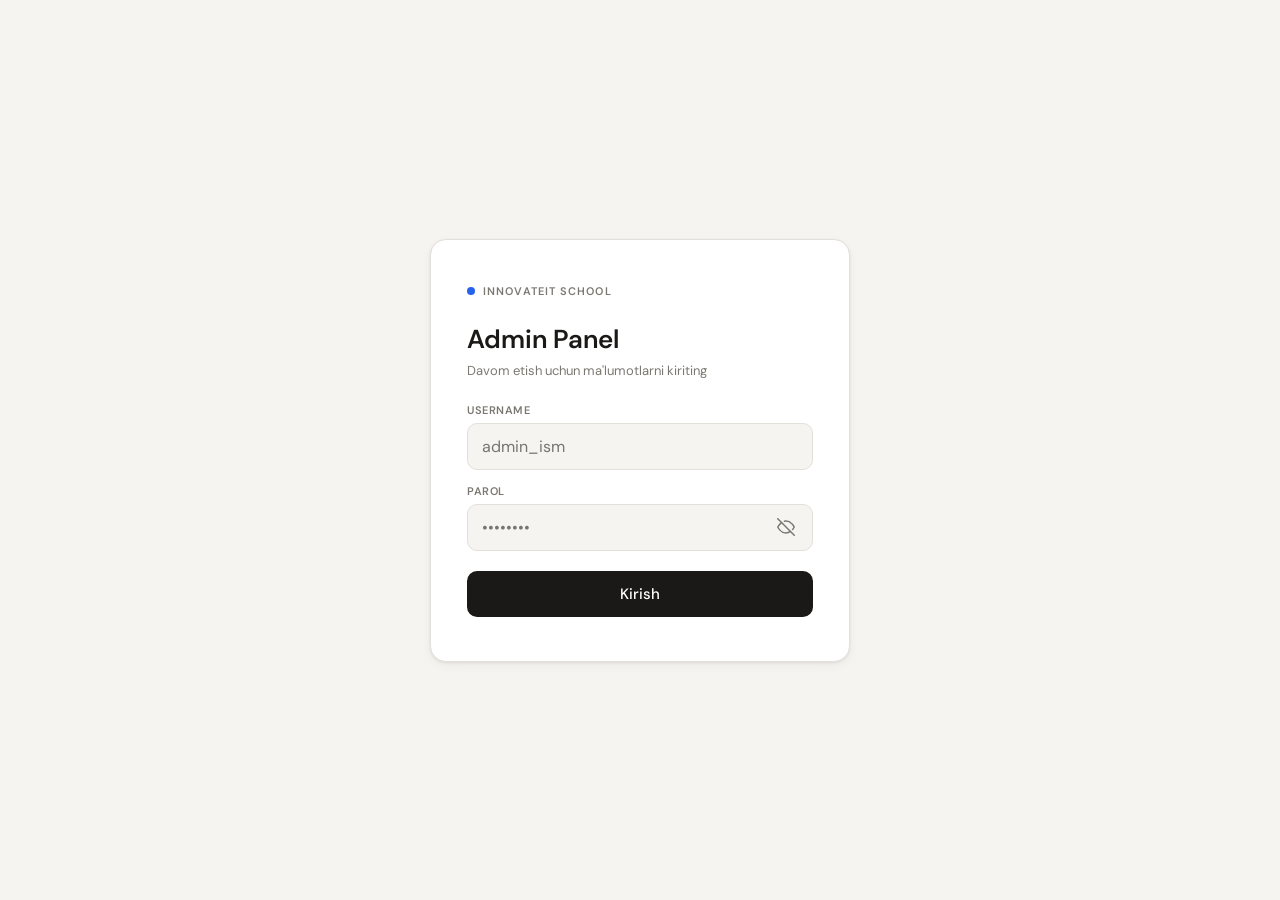
<file: Index.html>
<!DOCTYPE html>
<html lang="uz">
<head>
  <meta charset="UTF-8">
  <meta name="viewport" content="width=device-width, initial-scale=1.0, maximum-scale=1.0">
  <title>InnovateIT School — Admin Panel</title>
  <link href="https://fonts.googleapis.com/css2?family=DM+Sans:wght@300;400;500;600&family=DM+Mono:wght@400;500&display=swap" rel="stylesheet">
  <link rel="stylesheet" href="css/style.css">
</head>
<body>

<!-- ════════════════ LOGIN ════════════════ -->
<div id="login-screen">
  <div class="login-card">
    <div class="login-logo">InnovateIT School</div>
    <h1 class="login-title">Admin Panel</h1>
    <p class="login-sub">Davom etish uchun ma'lumotlarni kiriting</p>

    <div class="field-group">
      <label class="field-label">Username</label>
      <input class="field-input" type="text" id="inp-username"
        placeholder="admin_ism" autocomplete="username">
    </div>

    <div class="field-group">
      <label class="field-label">Parol</label>
      <div class="pw-wrap">
        <input class="field-input" type="password" id="inp-parol"
          placeholder="••••••••" autocomplete="current-password">
        <button class="eye-btn" onclick="togglePw('inp-parol')" tabindex="-1" type="button">
          <svg id="eye-inp-parol" viewBox="0 0 24 24" fill="none" stroke="currentColor" stroke-width="2" stroke-linecap="round" stroke-linejoin="round">
            <path d="M17.94 17.94A10.07 10.07 0 0 1 12 20c-7 0-11-8-11-8a18.45 18.45 0 0 1 5.06-5.94"/>
            <path d="M9.9 4.24A9.12 9.12 0 0 1 12 4c7 0 11 8 11 8a18.5 18.5 0 0 1-2.16 3.19"/>
            <line x1="1" y1="1" x2="23" y2="23"/>
          </svg>
        </button>
      </div>
    </div>

    <button class="btn-primary" id="login-btn" onclick="doLogin()">Kirish</button>
    <p class="err-msg" id="login-err"></p>
  </div>
</div>

<!-- ════════════════ APP ════════════════ -->
<div id="app">

  <!-- Topbar -->
  <div class="topbar">
    <div class="topbar-brand">InnovateIT School</div>
    <div class="topbar-right">

      <!-- Super admin uchun: maktab (admin) tanlash -->
      <div class="admin-selector-wrap" id="admin-selector-wrap" style="display:none;">
        <select class="admin-selector" id="admin-selector" onchange="onAdminSelect()">
          <option value="">👁 Barcha o'quvchilar</option>
        </select>
      </div>

      <span class="admin-badge" id="admin-badge"></span>
      <span class="stat-badge"  id="total-count">0</span>
      <button class="btn-davomat" id="btn-davomat" onclick="openDavomat()">📋 Davomat</button>
      <button class="btn-logout"  onclick="doLogout()">Chiqish</button>
    </div>
  </div>

  <!-- Tablar (faqat super admin) -->
  <div class="tabs" id="tabs-row" style="display:none;">
    <button class="tab-btn active" onclick="switchTab('s')">📋 O'quvchilar</button>
    <button class="tab-btn"        onclick="switchTab('a')">👥 Adminlar</button>
  </div>

  <div class="main">

    <!-- ─── O'QUVCHILAR TABI ─── -->
    <div id="tab-s">
      <div class="form-card" style="margin-top:14px;">
        <div class="card-title">➕ Yangi o'quvchi qo'shish</div>
        <div class="form-grid">
          <div class="field-group">
            <label class="field-label">Ism</label>
            <input class="field-input" id="f-ism" placeholder="Sardor" autocomplete="off">
          </div>
          <div class="field-group">
            <label class="field-label">Familiya</label>
            <input class="field-input" id="f-familiya" placeholder="Karimov" autocomplete="off">
          </div>
          <div class="field-group">
            <label class="field-label">Maktab raqami</label>
            <input class="field-input" id="f-maktab" type="number" inputmode="numeric"
              placeholder="5" min="1" max="99" oninput="valM(this)"
              style="font-family:'DM Mono',monospace;font-size:20px;font-weight:700;text-align:center;letter-spacing:3px;padding:10px;">
            <p class="field-hint">Faqat 1–99 oralig'idagi raqam</p>
          </div>
          <div class="field-group">
            <label class="field-label">Sinfi</label>
            <select class="field-input" id="f-sinf">
              <option value="">— Tanlang —</option>
              <option>1-sinf</option><option>2-sinf</option><option>3-sinf</option>
              <option>4-sinf</option><option>5-sinf</option><option>6-sinf</option>
              <option>7-sinf</option><option>8-sinf</option><option>9-sinf</option>
            </select>
          </div>
          <div class="field-group">
            <label class="field-label">Telefon</label>
            <input class="field-input" type="tel" id="f-tel" inputmode="tel" placeholder="+998 90 123 45 67">
          </div>
          <div class="field-group">
            <label class="field-label">Qo'shimcha telefon</label>
            <input class="field-input" type="tel" id="f-tel2" inputmode="tel" placeholder="+998 90 123 45 67">
          </div>
          <div class="field-group">
            <label class="field-label">Tug'ilgan sana</label>
            <div class="dob-row">
              <input class="field-input" id="f-kun" type="number" inputmode="numeric"
                placeholder="Kun" min="1" max="31" style="text-align:center;padding-left:4px;padding-right:4px;">
              <select class="field-input" id="f-oy">
                <option value="">Oy</option>
                <option value="01">Yanvar</option>  <option value="02">Fevral</option>
                <option value="03">Mart</option>    <option value="04">Aprel</option>
                <option value="05">May</option>     <option value="06">Iyun</option>
                <option value="07">Iyul</option>    <option value="08">Avgust</option>
                <option value="09">Sentabr</option> <option value="10">Oktabr</option>
                <option value="11">Noyabr</option>  <option value="12">Dekabr</option>
              </select>
              <input class="field-input" id="f-yil" type="number" inputmode="numeric"
                placeholder="Yil" min="2009" max="2019" style="text-align:center;padding-left:4px;padding-right:4px;">
            </div>
            <input type="hidden" id="f-tug">
          </div>
          <div class="field-group">
            <label class="field-label">Yashash manzili</label>
            <input class="field-input" id="f-manzil" placeholder="Toshkent, Chilonzor">
          </div>
        </div>
        <button class="btn-submit" id="submit-btn" onclick="addStudent()">
          <span class="spinner" id="spinner"></span>
          <span id="btn-txt">Saqlash</span>
        </button>
      </div>

      <!-- Jadval -->
      <div class="table-card">
        <div class="table-header">
          <div class="table-title">O'quvchilar ro'yxati</div>
          <div class="filters">
            <input class="search-input" id="f-search" placeholder="🔍  Ism, telefon…" oninput="applyFilters()">
            <select class="filter-sel" id="f-maktab-f" onchange="applyFilters()">
              <option value="">Barcha maktab</option>
            </select>
            <select class="filter-sel" id="f-sinf-f" onchange="applyFilters()">
              <option value="">Barcha sinf</option>
              <option>1-sinf</option><option>2-sinf</option><option>3-sinf</option>
              <option>4-sinf</option><option>5-sinf</option><option>6-sinf</option>
              <option>7-sinf</option><option>8-sinf</option><option>9-sinf</option>
            </select>
          </div>
        </div>
        <div class="tbl-wrap">
          <table>
            <thead><tr>
              <th>#</th><th>Ism Familiya</th><th>Maktab</th><th>Sinf</th>
              <th>Telefon</th><th>Qo'sh. tel</th><th>Tug'ilgan</th><th>Manzil</th>
              <th id="admin-col" style="display:none;">Admin</th>
              <th>Sana</th><th>Amal</th>
            </tr></thead>
            <tbody id="tbl-body"></tbody>
          </table>
        </div>
        <div id="mob-cards" class="mobile-list"></div>
      </div>
    </div><!-- /tab-s -->

    <!-- ─── ADMINLAR TABI ─── -->
    <div id="tab-a" style="display:none;">
      <div class="admin-card" style="margin-top:14px;">
        <div class="card-title">➕ Yangi admin yaratish</div>
        <div class="create-grid">
          <div class="field-group" style="margin:0">
            <label class="field-label">Maktab nomi</label>
            <input class="field-input" id="a-ism" placeholder="InnovateIT School5">
          </div>
          <div class="field-group" style="margin:0">
            <label class="field-label">Username</label>
            <input class="field-input" id="a-username" placeholder="ali_valiyev" autocomplete="off">
          </div>
          <div class="field-group" style="margin:0">
            <label class="field-label">Parol</label>
            <div class="pw-wrap">
              <input class="field-input" id="a-parol" type="password" placeholder="Parol123!">
              <button class="eye-btn" onclick="togglePw('a-parol')" tabindex="-1" type="button">
                <svg id="eye-a-parol" viewBox="0 0 24 24" fill="none" stroke="currentColor" stroke-width="2" stroke-linecap="round" stroke-linejoin="round">
                  <path d="M17.94 17.94A10.07 10.07 0 0 1 12 20c-7 0-11-8-11-8a18.45 18.45 0 0 1 5.06-5.94"/>
                  <path d="M9.9 4.24A9.12 9.12 0 0 1 12 4c7 0 11 8 11 8a18.5 18.5 0 0 1-2.16 3.19"/>
                  <line x1="1" y1="1" x2="23" y2="23"/>
                </svg>
              </button>
            </div>
          </div>
          <div style="display:flex;align-items:flex-end;">
            <button class="btn-submit" onclick="createAdmin()" style="margin:0;width:100%;">
              <span class="spinner" id="a-spinner"></span>
              <span id="a-btn-txt">Yaratish</span>
            </button>
          </div>
        </div>
        <div class="divider"></div>
        <div class="card-title">👥 Adminlar ro'yxati</div>
        <div class="admin-list" id="admin-list">
          <div class="empty-state"><div class="empty-state-icon">👤</div><p>Adminlar yo'q</p></div>
        </div>
      </div>
    </div><!-- /tab-a -->

  </div><!-- /main -->
</div><!-- /app -->

<!-- MODAL: Admin tahrirlash -->
<div class="modal-overlay" id="ae-modal" onclick="if(event.target===this)closeAE()">
  <div class="modal">
    <div class="modal-drag"></div>
    <div class="modal-title">✏️ Adminni tahrirlash</div>
    <div class="form-grid">
      <div class="field-group">
        <label class="field-label">Maktab nomi</label>
        <input class="field-input" id="ae-ism">
      </div>
      <div class="field-group">
        <label class="field-label">Username</label>
        <input class="field-input" id="ae-username" autocomplete="off">
      </div>
      <div class="field-group" style="grid-column:1/-1">
        <label class="field-label">Yangi parol</label>
        <div class="pw-wrap">
          <input class="field-input" type="password" id="ae-parol" placeholder="Bo'sh qoldirsa o'zgarmaydi">
          <button class="eye-btn" onclick="togglePw('ae-parol')" tabindex="-1" type="button">
            <svg id="eye-ae-parol" viewBox="0 0 24 24" fill="none" stroke="currentColor" stroke-width="2" stroke-linecap="round" stroke-linejoin="round">
              <path d="M17.94 17.94A10.07 10.07 0 0 1 12 20c-7 0-11-8-11-8a18.45 18.45 0 0 1 5.06-5.94"/>
              <path d="M9.9 4.24A9.12 9.12 0 0 1 12 4c7 0 11 8 11 8a18.5 18.5 0 0 1-2.16 3.19"/>
              <line x1="1" y1="1" x2="23" y2="23"/>
            </svg>
          </button>
        </div>
      </div>
    </div>
    <div class="modal-footer">
      <button class="btn-cancel" onclick="closeAE()">Bekor qilish</button>
      <button class="btn-submit" id="ae-save" onclick="saveAE()">
        <span class="spinner" id="ae-spinner"></span><span id="ae-btn-txt">Saqlash</span>
      </button>
    </div>
  </div>
</div>

<!-- MODAL: O'quvchi tahrirlash -->
<div class="modal-overlay" id="es-modal" onclick="if(event.target===this)closeES()">
  <div class="modal">
    <div class="modal-drag"></div>
    <div class="modal-title">✏️ O'quvchini tahrirlash</div>
    <div class="form-grid">
      <div class="field-group"><label class="field-label">Ism</label><input class="field-input" id="e-ism"></div>
      <div class="field-group"><label class="field-label">Familiya</label><input class="field-input" id="e-familiya"></div>
      <div class="field-group">
        <label class="field-label">Maktab raqami</label>
        <input class="field-input" id="e-maktab" type="number" inputmode="numeric" min="1" max="99" oninput="valM(this)"
          style="font-family:'DM Mono',monospace;font-size:20px;font-weight:700;text-align:center;letter-spacing:3px;padding:10px;">
        <p class="field-hint">1–99 oralig'idagi raqam</p>
      </div>
      <div class="field-group">
        <label class="field-label">Sinfi</label>
        <select class="field-input" id="e-sinf">
          <option value="">— Tanlang —</option>
          <option>1-sinf</option><option>2-sinf</option><option>3-sinf</option>
          <option>4-sinf</option><option>5-sinf</option><option>6-sinf</option>
          <option>7-sinf</option><option>8-sinf</option><option>9-sinf</option>
        </select>
      </div>
      <div class="field-group"><label class="field-label">Telefon</label><input class="field-input" id="e-tel" type="tel" inputmode="tel"></div>
      <div class="field-group"><label class="field-label">Qo'sh. telefon</label><input class="field-input" id="e-tel2" type="tel" inputmode="tel"></div>
      <div class="field-group">
        <label class="field-label">Tug'ilgan sana</label>
        <div class="dob-row">
          <input class="field-input" id="e-kun" type="number" inputmode="numeric" placeholder="Kun" min="1" max="31" style="text-align:center;padding-left:4px;padding-right:4px;">
          <select class="field-input" id="e-oy">
            <option value="">Oy</option>
            <option value="01">Yanvar</option><option value="02">Fevral</option>
            <option value="03">Mart</option><option value="04">Aprel</option>
            <option value="05">May</option><option value="06">Iyun</option>
            <option value="07">Iyul</option><option value="08">Avgust</option>
            <option value="09">Sentabr</option><option value="10">Oktabr</option>
            <option value="11">Noyabr</option><option value="12">Dekabr</option>
          </select>
          <input class="field-input" id="e-yil" type="number" inputmode="numeric" placeholder="Yil" min="2009" max="2019" style="text-align:center;padding-left:4px;padding-right:4px;">
        </div>
        <input type="hidden" id="e-tug">
      </div>
      <div class="field-group"><label class="field-label">Yashash manzili</label><input class="field-input" id="e-manzil"></div>
    </div>
    <div class="modal-footer">
      <button class="btn-cancel" onclick="closeES()">Bekor qilish</button>
      <button class="btn-submit" id="es-save" onclick="saveES()">
        <span class="spinner" id="es-spinner"></span><span id="es-btn-txt">Saqlash</span>
      </button>
    </div>
  </div>
</div>

<div class="loading-overlay" id="loading-ov"><div class="loading-spinner"></div></div>
<div class="toast" id="toast"></div>

<script src="js/app.js"></script>
</body>
</html>
</file>
<file: css/style.css>
/* ═══════════════════════════════════════════════════
   InnovateIT School — Asosiy stillar  (v2.0)
   ═══════════════════════════════════════════════════ */

*, *::before, *::after { box-sizing: border-box; margin: 0; padding: 0; }

:root {
  --bg: #f5f4f0;
  --surface: #fff;
  --border: #e2e0d8;
  --text: #1a1917;
  --muted: #7a7870;
  --accent: #2563eb;
  --accent-soft: #eff4ff;
  --danger: #dc2626;
  --success: #16a34a;
  --warning: #d97706;
  --radius: 10px;
  --shadow: 0 1px 3px rgba(0,0,0,.08), 0 4px 12px rgba(0,0,0,.04);
  --p: 14px;
  --topbar-h: 52px;
}
@media (min-width: 600px)  { :root { --p: 24px; } }
@media (min-width: 1024px) { :root { --p: 32px; } }

html { -webkit-text-size-adjust: 100%; }
body {
  font-family: 'DM Sans', sans-serif;
  background: var(--bg);
  color: var(--text);
  min-height: 100vh;
  font-size: 14px;
}

/* ══ LOGIN ══ */
#login-screen {
  display: flex;
  align-items: center;
  justify-content: center;
  min-height: 100vh;
  padding: 16px;
}
.login-card {
  background: var(--surface);
  border: 1px solid var(--border);
  border-radius: 16px;
  padding: 28px 18px;
  width: 100%;
  max-width: 420px;
  box-shadow: var(--shadow);
  animation: fadeUp .4s ease;
}
@media (min-width: 480px) { .login-card { padding: 44px 36px; } }

.login-logo {
  font-size: 11px;
  font-weight: 600;
  letter-spacing: .1em;
  text-transform: uppercase;
  color: var(--muted);
  margin-bottom: 24px;
  display: flex;
  align-items: center;
  gap: 8px;
}
.login-logo::before {
  content: '';
  width: 8px; height: 8px;
  background: var(--accent);
  border-radius: 50%;
  flex-shrink: 0;
}
.login-title { font-size: 22px; font-weight: 600; margin-bottom: 6px; }
@media (min-width: 480px) { .login-title { font-size: 26px; } }
.login-sub { color: var(--muted); font-size: 13px; margin-bottom: 24px; }

/* ══ FORM FIELDS ══ */
.field-label {
  display: block;
  font-size: 11px;
  font-weight: 600;
  letter-spacing: .05em;
  color: var(--muted);
  text-transform: uppercase;
  margin-bottom: 6px;
}
.field-input {
  width: 100%;
  padding: 12px 14px;
  border: 1.5px solid var(--border);
  border-radius: var(--radius);
  font-family: 'DM Sans', sans-serif;
  font-size: 16px;
  background: var(--bg);
  color: var(--text);
  transition: border-color .15s, box-shadow .15s;
  outline: none;
  -webkit-appearance: none;
  appearance: none;
}
.field-input:focus {
  border-color: var(--accent);
  box-shadow: 0 0 0 3px rgba(37,99,235,.1);
  background: #fff;
}
.field-input.err { border-color: var(--danger); }
.field-group { margin-bottom: 14px; }
.field-hint { font-size: 11px; color: var(--muted); margin-top: 5px; line-height: 1.4; }

/* ── Parol toggle ── */
.pw-wrap { position: relative; }
.pw-wrap .field-input { padding-right: 48px; }
.eye-btn {
  position: absolute; right: 12px; top: 50%;
  transform: translateY(-50%);
  background: none; border: none; cursor: pointer;
  padding: 6px; color: var(--muted); border-radius: 6px;
  display: flex; align-items: center;
  -webkit-tap-highlight-color: transparent;
}
.eye-btn svg { width: 18px; height: 18px; pointer-events: none; }

/* ── Tugmalar ── */
.btn-primary {
  width: 100%; padding: 13px;
  background: var(--text); color: #fff;
  border: none; border-radius: var(--radius);
  font-family: 'DM Sans', sans-serif; font-size: 15px; font-weight: 500;
  cursor: pointer; transition: opacity .15s; margin-top: 6px;
  -webkit-tap-highlight-color: transparent;
}
.btn-primary:active  { opacity: .8; }
.btn-primary:disabled { opacity: .6; cursor: not-allowed; }
.err-msg { color: var(--danger); font-size: 13px; margin-top: 10px; text-align: center; display: none; }

/* ══ APP SHELL ══ */
#app { display: none; }

.topbar {
  background: var(--surface);
  border-bottom: 1px solid var(--border);
  padding: 0 var(--p);
  height: var(--topbar-h);
  display: flex; align-items: center; justify-content: space-between;
  position: sticky; top: 0; z-index: 200; gap: 8px;
}
.topbar-brand {
  font-size: 12px; font-weight: 700; letter-spacing: .07em;
  text-transform: uppercase; display: flex; align-items: center;
  gap: 6px; flex-shrink: 0; white-space: nowrap;
}
.topbar-brand::before {
  content: ''; width: 7px; height: 7px;
  background: var(--accent); border-radius: 50%;
}
.topbar-right { display: flex; align-items: center; gap: 6px; overflow: hidden; min-width: 0; flex-wrap: nowrap; }

.admin-badge {
  font-size: 11px; color: var(--muted);
  background: var(--bg); border: 1px solid var(--border);
  padding: 3px 10px; border-radius: 20px;
  overflow: hidden; text-overflow: ellipsis; white-space: nowrap;
  max-width: 120px; flex-shrink: 1;
}
@media (max-width: 480px) { .admin-badge { display: none; } }
.admin-badge.super { background: #fef3c7; border-color: #fbbf24; color: #92400e; }

.stat-badge {
  font-size: 11px; color: var(--muted);
  background: var(--bg); border: 1px solid var(--border);
  padding: 3px 8px; border-radius: 20px;
  font-family: 'DM Mono', monospace; white-space: nowrap; flex-shrink: 0;
}
@media (max-width: 380px) { .stat-badge { display: none; } }

/* ── Admin selector (super admin uchun) ── */
.admin-selector-wrap { display: flex; align-items: center; flex-shrink: 0; }
.admin-selector {
  padding: 5px 28px 5px 10px;
  border: 1.5px solid var(--border);
  border-radius: 8px;
  font-family: 'DM Sans', sans-serif;
  font-size: 12px;
  background: var(--bg);
  color: var(--text);
  outline: none;
  cursor: pointer;
  -webkit-appearance: none;
  appearance: none;
  background-image: url("data:image/svg+xml,%3Csvg xmlns='http://www.w3.org/2000/svg' width='12' height='12' viewBox='0 0 12 12'%3E%3Cpath fill='%237a7870' d='M6 8L1 3h10z'/%3E%3C/svg%3E");
  background-repeat: no-repeat;
  background-position: right 8px center;
  max-width: 160px;
  transition: border-color .15s;
}
.admin-selector:focus { border-color: var(--accent); }
@media (max-width: 520px) { .admin-selector { max-width: 110px; font-size: 11px; } }

/* ── Davomat tugmasi ── */
.btn-teachers {
  background: #7c3aed; color: #fff;
  border: none; border-radius: 8px; padding: 7px 12px;
  font-family: 'DM Sans', sans-serif; font-size: 13px; font-weight: 500;
  cursor: pointer; white-space: nowrap;
  -webkit-tap-highlight-color: transparent;
}
.btn-teachers:active { opacity: .8; }
.btn-davomat {
  font-size: 12px; font-weight: 500;
  color: #fff; background: var(--accent);
  border: none; padding: 6px 12px; border-radius: 8px;
  cursor: pointer; font-family: 'DM Sans', sans-serif;
  white-space: nowrap; flex-shrink: 0;
  -webkit-tap-highlight-color: transparent;
  transition: opacity .15s;
}
.btn-davomat:active { opacity: .8; }

.btn-logout {
  font-size: 12px; color: var(--muted);
  background: none; border: 1px solid var(--border);
  padding: 5px 10px; border-radius: 8px;
  cursor: pointer; font-family: 'DM Sans', sans-serif;
  white-space: nowrap; flex-shrink: 0;
  -webkit-tap-highlight-color: transparent;
}
.btn-logout:active { color: var(--danger); border-color: var(--danger); }

/* ── Tablar ── */
.tabs { display: flex; gap: 4px; padding: 14px var(--p) 0; max-width: 1200px; margin: 0 auto; }
.tab-btn {
  padding: 8px 14px;
  border: 1.5px solid var(--border);
  background: var(--surface);
  border-radius: 8px 8px 0 0;
  font-family: 'DM Sans', sans-serif; font-size: 13px; font-weight: 500;
  cursor: pointer; color: var(--muted); transition: all .15s;
  -webkit-tap-highlight-color: transparent; white-space: nowrap;
}
.tab-btn.active { background: var(--accent); border-color: var(--accent); color: #fff; }

.main { max-width: 1200px; margin: 0 auto; padding: 0 var(--p) 48px; }

/* ══ KARTALAR ══ */
.form-card {
  background: var(--surface); border: 1px solid var(--border);
  border-radius: 14px; padding: 16px; margin-bottom: 14px; box-shadow: var(--shadow);
}
@media (min-width: 600px) { .form-card { padding: 24px; margin-bottom: 20px; } }

.table-card {
  background: var(--surface); border: 1px solid var(--border);
  border-radius: 0 14px 14px 14px; box-shadow: var(--shadow); overflow: hidden;
}
.admin-card {
  background: var(--surface); border: 1px solid var(--border);
  border-radius: 0 14px 14px 14px; padding: 16px; box-shadow: var(--shadow);
}
@media (min-width: 600px) { .admin-card { padding: 24px; } }

.card-title {
  font-size: 14px; font-weight: 600; margin-bottom: 14px;
  display: flex; align-items: center; gap: 8px;
}
@media (min-width: 600px) { .card-title { font-size: 15px; margin-bottom: 18px; } }

/* ══ FORMA GRID ══ */
.form-grid { display: grid; grid-template-columns: 1fr; gap: 10px; }
@media (min-width: 500px) { .form-grid { grid-template-columns: 1fr 1fr; gap: 12px; } }
@media (min-width: 900px) { .form-grid { grid-template-columns: 1fr 1fr 1fr; gap: 14px; } }

.dob-row { display: grid; grid-template-columns: 68px 1fr 86px; gap: 6px; }
@media (min-width: 480px) { .dob-row { grid-template-columns: 80px 1fr 100px; } }

input[type=number]::-webkit-inner-spin-button,
input[type=number]::-webkit-outer-spin-button { -webkit-appearance: none; margin: 0; }
input[type=number] { -moz-appearance: textfield; }

select.field-input {
  background-image: url("data:image/svg+xml,%3Csvg xmlns='http://www.w3.org/2000/svg' width='12' height='12' viewBox='0 0 12 12'%3E%3Cpath fill='%237a7870' d='M6 8L1 3h10z'/%3E%3C/svg%3E");
  background-repeat: no-repeat;
  background-position: right 12px center;
  padding-right: 32px;
}

.btn-submit {
  display: inline-flex; align-items: center; justify-content: center; gap: 8px;
  padding: 12px 22px; background: var(--accent); color: #fff;
  border: none; border-radius: var(--radius);
  font-family: 'DM Sans', sans-serif; font-size: 14px; font-weight: 500;
  cursor: pointer; transition: all .15s; margin-top: 6px;
  -webkit-tap-highlight-color: transparent;
}
@media (max-width: 480px) { .btn-submit { width: 100%; padding: 13px; font-size: 15px; } }
.btn-submit:active   { background: #1d4ed8; }
.btn-submit:disabled { opacity: .6; cursor: not-allowed; }

.spinner {
  width: 14px; height: 14px;
  border: 2px solid rgba(255,255,255,.4);
  border-top-color: #fff; border-radius: 50%;
  animation: spin .6s linear infinite; display: none;
}

/* ══ JADVAL HEADER ══ */
.table-header {
  padding: 12px var(--p); border-bottom: 1px solid var(--border);
  display: flex; flex-direction: column; gap: 10px;
}
@media (min-width: 640px) {
  .table-header { flex-direction: row; align-items: center; justify-content: space-between; padding: 16px 24px; }
}
.table-title { font-size: 14px; font-weight: 600; }
.filters { display: flex; gap: 8px; flex-wrap: wrap; }

.search-input {
  flex: 1; min-width: 120px; padding: 9px 12px;
  border: 1.5px solid var(--border); border-radius: 8px;
  font-family: 'DM Sans', sans-serif; font-size: 14px;
  background: var(--bg); color: var(--text); outline: none; -webkit-appearance: none;
}
.search-input:focus { border-color: var(--accent); background: #fff; }

.filter-sel {
  flex: none; width: calc(50% - 4px); padding: 9px 12px;
  border: 1.5px solid var(--border); border-radius: 8px;
  font-family: 'DM Sans', sans-serif; font-size: 13px;
  background: var(--bg); color: var(--text); outline: none; -webkit-appearance: none;
  background-image: url("data:image/svg+xml,%3Csvg xmlns='http://www.w3.org/2000/svg' width='12' height='12' viewBox='0 0 12 12'%3E%3Cpath fill='%237a7870' d='M6 8L1 3h10z'/%3E%3C/svg%3E");
  background-repeat: no-repeat; background-position: right 10px center; padding-right: 28px;
}
@media (min-width: 640px) { .filter-sel { width: 130px; } }
.filter-sel:focus { border-color: var(--accent); background-color: #fff; }

/* ══ DESKTOP JADVAL ══ */
.tbl-wrap { overflow-x: auto; display: none; }
@media (min-width: 768px) { .tbl-wrap { display: block; } }
table { width: 100%; border-collapse: collapse; min-width: 700px; }
thead th {
  padding: 10px 14px; text-align: left;
  font-size: 10px; font-weight: 700; letter-spacing: .07em;
  text-transform: uppercase; color: var(--muted);
  background: var(--bg); border-bottom: 1px solid var(--border); white-space: nowrap;
}
tbody tr { border-bottom: 1px solid var(--border); transition: background .1s; }
tbody tr:last-child { border-bottom: none; }
tbody tr:hover { background: var(--bg); }
tbody td { padding: 10px 14px; font-size: 13px; }

.mono { font-family: 'DM Mono', monospace; font-size: 12px; color: var(--muted); }
.sinf-badge {
  display: inline-block; padding: 2px 9px; border-radius: 20px;
  font-size: 11px; font-weight: 700; font-family: 'DM Mono', monospace;
  background: var(--accent-soft); color: var(--accent); border: 1px solid #bfdbfe;
}
.maktab-badge {
  display: inline-block; padding: 2px 9px; border-radius: 6px;
  font-size: 12px; font-weight: 700; font-family: 'DM Mono', monospace;
  background: #f0fdf4; color: #15803d; border: 1px solid #bbf7d0;
}

/* ══ MOBIL KARTALAR ══ */
.mobile-list { display: flex; flex-direction: column; gap: 10px; padding: 12px; }
@media (min-width: 768px) { .mobile-list { display: none; } }

.sc { background: var(--bg); border: 1px solid var(--border); border-radius: 12px; padding: 14px; }
.sc-header { display: flex; justify-content: space-between; align-items: flex-start; gap: 8px; margin-bottom: 10px; }
.sc-name  { font-weight: 600; font-size: 15px; line-height: 1.3; }
.sc-num   { font-size: 12px; color: var(--muted); font-family: 'DM Mono', monospace; }
.sc-tags  { display: flex; gap: 6px; flex-wrap: wrap; margin-top: 5px; }
.sc-btns  { display: flex; gap: 6px; flex-shrink: 0; }
.sc-body  { display: grid; grid-template-columns: 1fr 1fr; gap: 8px; padding-top: 10px; border-top: 1px solid var(--border); }
.sc-row   { display: flex; flex-direction: column; gap: 2px; }
.sc-lbl   { font-size: 10px; font-weight: 700; letter-spacing: .05em; text-transform: uppercase; color: var(--muted); }
.sc-val   { font-size: 13px; word-break: break-all; line-height: 1.3; }
.sc-val.m { font-family: 'DM Mono', monospace; font-size: 12px; color: var(--muted); }
.sc-full  { grid-column: 1 / -1; }

.btn-action {
  padding: 6px 10px; border: 1px solid var(--border); border-radius: 8px;
  cursor: pointer; font-size: 14px; background: var(--surface);
  -webkit-tap-highlight-color: transparent;
}
.btn-action:active { opacity: .6; }

/* ══ BO'SH HOLAT ══ */
.empty-state { text-align: center; padding: 48px 24px; color: var(--muted); }
.empty-state-icon { font-size: 36px; margin-bottom: 12px; }

/* ══ ADMIN RO'YXATI ══ */
.admin-list { display: flex; flex-direction: column; gap: 10px; }
.admin-item {
  display: flex; align-items: flex-start; justify-content: space-between;
  padding: 12px 14px; border: 1px solid var(--border); border-radius: 10px;
  background: var(--bg); gap: 10px;
}
.admin-info  { display: flex; flex-direction: column; gap: 4px; min-width: 0; }
.admin-name  { font-weight: 600; font-size: 14px; }
.admin-email { font-size: 12px; color: var(--muted); font-family: 'DM Mono', monospace; word-break: break-all; }
.admin-ptag  {
  font-size: 11px; color: var(--muted); font-family: 'DM Mono', monospace;
  background: var(--surface); border: 1px solid var(--border);
  padding: 2px 8px; border-radius: 6px; display: inline-block; margin-top: 2px;
}
.admin-acts { display: flex; gap: 6px; flex-shrink: 0; }

.btn-small {
  padding: 5px 10px; font-size: 12px;
  border: 1px solid var(--danger); border-radius: 6px;
  cursor: pointer; background: none; color: var(--danger);
  -webkit-tap-highlight-color: transparent;
}
.btn-small:active { background: var(--danger); color: #fff; }

.create-grid { display: grid; grid-template-columns: 1fr; gap: 10px; }
@media (min-width: 500px) { .create-grid { grid-template-columns: 1fr 1fr; } }
@media (min-width: 900px) { .create-grid { grid-template-columns: 1fr 1fr 1fr auto; align-items: end; } }
.divider { height: 1px; background: var(--border); margin: 18px 0; }

/* ══ TOAST ══ */
.toast {
  position: fixed; bottom: 20px; left: 50%;
  transform: translateX(-50%) translateY(80px);
  background: var(--text); color: #fff;
  padding: 10px 20px; border-radius: 10px;
  font-size: 13px; font-weight: 500;
  box-shadow: 0 4px 20px rgba(0,0,0,.2);
  opacity: 0; transition: all .3s cubic-bezier(.34,1.56,.64,1);
  z-index: 9999; pointer-events: none;
  max-width: calc(100vw - 32px); text-align: center; white-space: nowrap;
}
.toast.show    { transform: translateX(-50%) translateY(0); opacity: 1; }
.toast.success { background: var(--success); }
.toast.error   { background: var(--danger); }

/* ══ LOADING ══ */
.loading-overlay {
  position: fixed; inset: 0;
  background: rgba(245,244,240,.85);
  display: none; align-items: center; justify-content: center; z-index: 300;
}
.loading-spinner {
  width: 32px; height: 32px;
  border: 3px solid var(--border); border-top-color: var(--accent);
  border-radius: 50%; animation: spin .6s linear infinite;
}

/* ══ MODAL ══ */
.modal-overlay {
  position: fixed; inset: 0;
  background: rgba(0,0,0,.45);
  display: none; align-items: flex-end; justify-content: center; z-index: 400;
}
@media (min-width: 640px) { .modal-overlay { align-items: center; } }
.modal {
  background: var(--surface); border-radius: 20px 20px 0 0;
  padding: 20px 16px 32px; width: 100%; max-height: 90vh;
  overflow-y: auto; box-shadow: 0 -4px 40px rgba(0,0,0,.15);
  animation: slideUp .3s ease;
}
@media (min-width: 640px) { .modal { border-radius: 16px; padding: 28px; max-width: 520px; animation: fadeUp .25s ease; } }
.modal-drag { width: 40px; height: 4px; background: var(--border); border-radius: 2px; margin: 0 auto 18px; }
@media (min-width: 640px) { .modal-drag { display: none; } }
.modal-title   { font-size: 15px; font-weight: 600; margin-bottom: 16px; }
.modal-footer  { display: flex; gap: 10px; justify-content: flex-end; margin-top: 18px; }
@media (max-width: 400px) { .modal-footer { flex-direction: column-reverse; } }
.btn-cancel {
  padding: 10px 18px; border: 1.5px solid var(--border);
  background: none; border-radius: var(--radius);
  font-family: 'DM Sans', sans-serif; font-size: 13px;
  cursor: pointer; color: var(--muted); -webkit-tap-highlight-color: transparent;
}
@media (max-width: 400px) { .btn-cancel, .modal-footer .btn-submit { width: 100%; } }

/* ══ ANIMATSIYALAR ══ */
@keyframes fadeUp  { from { opacity: 0; transform: translateY(16px); } to { opacity: 1; transform: translateY(0); } }
@keyframes slideUp { from { opacity: 0; transform: translateY(100%); } to { opacity: 1; transform: translateY(0); } }
@keyframes spin    { to { transform: rotate(360deg); } }
</file>
<file: css/davomat.css>
/* ═══════════════════════════════════════════════════
   InnovateIT School — Davomat sahifasi stillari
   ═══════════════════════════════════════════════════ */

:root {
  --late: #7c3aed;
  --datebar-h: 56px;
  --statsbar-h: 52px;
}

/* ══ DATE BAR ══ */
.date-bar {
  background: var(--surface);
  border-bottom: 1px solid var(--border);
  padding: 10px var(--p);
  height: var(--datebar-h);
  display: flex; align-items: center; justify-content: space-between; gap: 12px;
  position: sticky; top: var(--topbar-h); z-index: 190;
}
.date-nav { display: flex; align-items: center; gap: 8px; }
.date-nav-btn {
  width: 30px; height: 30px;
  border: 1.5px solid var(--border); background: var(--surface);
  border-radius: 8px; cursor: pointer;
  display: flex; align-items: center; justify-content: center;
  color: var(--muted); font-size: 16px; transition: all .15s;
}
.date-nav-btn:hover { border-color: var(--accent); color: var(--accent); }
.date-nav-btn:disabled { opacity: .4; cursor: not-allowed; }
.date-display { font-size: 15px; font-weight: 600; min-width: 160px; text-align: center; }
.date-sub { font-size: 11px; color: var(--muted); font-family: 'DM Mono', monospace; text-align: center; }
.date-input {
  padding: 7px 12px; border: 1.5px solid var(--border); border-radius: 8px;
  font-family: 'DM Sans', sans-serif; font-size: 13px;
  background: var(--bg); color: var(--text); outline: none; cursor: pointer;
}
.date-input:focus { border-color: var(--accent); }

/* ══ STATS BAR ══ */
.stats-bar {
  background: var(--bg); border-bottom: 1px solid var(--border);
  padding: 8px var(--p); height: var(--statsbar-h);
  display: flex; align-items: center; gap: 8px; overflow-x: auto;
  position: sticky; top: calc(var(--topbar-h) + var(--datebar-h)); z-index: 180;
}
.stats-bar::-webkit-scrollbar { display: none; }
.stat-pill {
  display: flex; align-items: center; gap: 6px; padding: 6px 12px;
  background: var(--surface); border: 1px solid var(--border);
  border-radius: 10px; font-size: 12px; font-weight: 500;
  white-space: nowrap; flex-shrink: 0;
}
.stat-dot         { width: 8px; height: 8px; border-radius: 50%; flex-shrink: 0; }
.stat-dot.keldi   { background: var(--success); }
.stat-dot.kelmadi { background: var(--danger);  }
.stat-dot.sababli { background: var(--warning);  }
.stat-dot.kech    { background: var(--late);     }
.stat-num { font-family: 'DM Mono', monospace; font-size: 14px; font-weight: 700; }

/* ══ ASOSIY KONTENT ══ */
.dav-main { max-width: 1200px; margin: 0 auto; padding: 16px var(--p) 60px; }
.sinf-grid { display: grid; grid-template-columns: 1fr; gap: 14px; }
@media (min-width: 700px)  { .sinf-grid { grid-template-columns: 1fr 1fr; } }
@media (min-width: 1100px) { .sinf-grid { grid-template-columns: 1fr 1fr 1fr; } }

/* ══ SINF KARTA ══ */
.sinf-card {
  background: var(--surface); border: 1px solid var(--border);
  border-radius: 14px; overflow: hidden; box-shadow: var(--shadow);
  animation: fadeUp .3s ease both;
}
.sinf-header {
  padding: 12px 16px; background: var(--bg);
  border-bottom: 1px solid var(--border);
  display: flex; align-items: center; justify-content: space-between;
}
.sinf-title { font-size: 14px; font-weight: 700; display: flex; align-items: center; gap: 8px; }
.sinf-mini-stats { display: flex; gap: 5px; }
.mini-s { font-size: 10px; font-weight: 600; padding: 2px 7px; border-radius: 6px; white-space: nowrap; }
.mini-s.k { background: #f0fdf4; color: #15803d; }
.mini-s.x { background: #fef2f2; color: #dc2626; }
.mini-s.s { background: #fffbeb; color: #d97706; }
.mini-s.l { background: #f5f3ff; color: #7c3aed; }

/* ══ O'QUVCHI QATORI ══ */
.student-list { padding: 8px; }
.student-row {
  display: flex; align-items: center; gap: 8px;
  padding: 7px 8px; border-radius: 8px; transition: background .1s;
}
.student-row:hover { background: var(--bg); }
.student-row.done .student-name { color: var(--muted); }
.student-num  { font-size: 11px; color: var(--muted); font-family: 'DM Mono', monospace; width: 20px; flex-shrink: 0; text-align: right; }
.student-name { flex: 1; font-size: 13px; font-weight: 500; min-width: 0; overflow: hidden; text-overflow: ellipsis; white-space: nowrap; transition: color .2s; }

.status-btns { display: flex; gap: 4px; flex-shrink: 0; }
.s-btn {
  width: 30px; height: 28px; border-radius: 7px;
  border: 1.5px solid var(--border); background: none;
  cursor: pointer; font-size: 13px;
  display: flex; align-items: center; justify-content: center;
  transition: all .15s; -webkit-tap-highlight-color: transparent;
}
.s-btn:hover { transform: scale(1.12); }
.s-btn.active-keldi   { background: #f0fdf4; border-color: #16a34a; box-shadow: 0 0 0 2px rgba(22,163,74,.15); }
.s-btn.active-kelmadi { background: #fef2f2; border-color: #dc2626; box-shadow: 0 0 0 2px rgba(220,38,38,.15); }
.s-btn.active-sababli { background: #fffbeb; border-color: #d97706; box-shadow: 0 0 0 2px rgba(217,119,6,.15); }
.s-btn.active-kech    { background: #f5f3ff; border-color: #7c3aed; box-shadow: 0 0 0 2px rgba(124,58,237,.15); }

/* ══ MODAL STATS ══ */
.modal-desc { font-size: 13px; color: var(--muted); text-align: center; line-height: 1.7; margin-bottom: 14px; }
.dav-modal-stats { display: flex; justify-content: center; gap: 8px; flex-wrap: wrap; margin-bottom: 4px; }
.dav-modal-stat { padding: 6px 12px; border-radius: 8px; font-size: 12px; font-weight: 600; white-space: nowrap; }
.dav-modal-stat.k { background: #f0fdf4; color: #15803d; }
.dav-modal-stat.x { background: #fef2f2; color: #dc2626; }
.dav-modal-stat.s { background: #fffbeb; color: #d97706; }
.dav-modal-stat.l { background: #f5f3ff; color: #7c3aed; }
</file>
<file: css/oqituvchilar-davomat.css>
/* ═══════════════════════════════════════════════════
   InnovateIT School — O'qituvchilar Davomati stillari
   ═══════════════════════════════════════════════════ */

:root {
  --late: #7c3aed;
  --datebar-h: 56px;
  --statsbar-h: 52px;
}

/* ══ DATE BAR ══ */
.date-bar {
  background: var(--surface); border-bottom: 1px solid var(--border);
  padding: 10px var(--p); height: var(--datebar-h);
  display: flex; align-items: center; justify-content: space-between; gap: 12px;
  position: sticky; top: var(--topbar-h); z-index: 190;
}
.date-nav { display: flex; align-items: center; gap: 8px; }
.date-nav-btn {
  width: 30px; height: 30px; border: 1.5px solid var(--border);
  background: var(--surface); border-radius: 8px; cursor: pointer;
  display: flex; align-items: center; justify-content: center;
  color: var(--muted); font-size: 16px; transition: all .15s;
}
.date-nav-btn:hover   { border-color: var(--accent); color: var(--accent); }
.date-nav-btn:disabled { opacity: .4; cursor: not-allowed; }
.date-display { font-size: 15px; font-weight: 600; min-width: 160px; text-align: center; }
.date-sub  { font-size: 11px; color: var(--muted); font-family: 'DM Mono', monospace; text-align: center; }
.date-input {
  padding: 7px 12px; border: 1.5px solid var(--border); border-radius: 8px;
  font-family: 'DM Sans', sans-serif; font-size: 13px;
  background: var(--bg); color: var(--text); outline: none; cursor: pointer;
}
.date-input:focus { border-color: var(--accent); }

/* ══ STATS BAR ══ */
.stats-bar {
  background: var(--bg); border-bottom: 1px solid var(--border);
  padding: 8px var(--p); height: var(--statsbar-h);
  display: flex; align-items: center; gap: 8px; overflow-x: auto;
  position: sticky; top: calc(var(--topbar-h) + var(--datebar-h)); z-index: 180;
}
.stats-bar::-webkit-scrollbar { display: none; }
.stat-pill {
  display: flex; align-items: center; gap: 6px; padding: 6px 12px;
  background: var(--surface); border: 1px solid var(--border);
  border-radius: 10px; font-size: 12px; font-weight: 500;
  white-space: nowrap; flex-shrink: 0;
}
.stat-dot         { width: 8px; height: 8px; border-radius: 50%; flex-shrink: 0; }
.stat-dot.keldi   { background: var(--success); }
.stat-dot.kelmadi { background: var(--danger);  }
.stat-dot.sababli { background: var(--warning);  }
.stat-dot.kech    { background: var(--late);     }
.stat-num { font-family: 'DM Mono', monospace; font-size: 14px; font-weight: 700; }

/* ══ MAIN ══ */
.dav-main { max-width: 900px; margin: 0 auto; padding: 16px var(--p) 60px; }

/* ══ TEACHER ROW ══ */
.teacher-list { display: flex; flex-direction: column; gap: 8px; }
.teacher-row {
  background: var(--surface); border: 1.5px solid var(--border);
  border-radius: 12px; padding: 14px 16px;
  display: flex; align-items: center; gap: 12px;
  transition: border-color .15s; animation: fadeUp .25s ease both;
}
.teacher-row.done { border-color: #86efac; background: #f0fdf4; }
.teacher-num {
  width: 28px; height: 28px; border-radius: 8px;
  background: var(--bg); border: 1px solid var(--border);
  display: flex; align-items: center; justify-content: center;
  font-size: 12px; font-weight: 600; color: var(--muted); flex-shrink: 0;
}
.teacher-info { flex: 1; min-width: 0; }
.teacher-name { font-size: 14px; font-weight: 700; }
.teacher-meta {
  display: flex; align-items: center; gap: 6px; flex-wrap: wrap; margin-top: 3px;
}
.fan-badge {
  background: #f3f0ff; color: #7c3aed; border: 1px solid #ddd6fe;
  border-radius: 6px; padding: 1px 8px; font-size: 11px; font-weight: 700;
}
.vaqt-badge {
  background: #fff7ed; color: #c2410c; border: 1px solid #fed7aa;
  border-radius: 6px; padding: 1px 8px;
  font-family: 'DM Mono', monospace; font-size: 11px; font-weight: 600;
}
.sinf-meta { font-size: 11px; color: var(--muted); }

.status-btns { display: flex; gap: 4px; flex-shrink: 0; }
.s-btn {
  width: 32px; height: 30px; border-radius: 7px;
  border: 1.5px solid var(--border); background: none;
  cursor: pointer; font-size: 14px;
  display: flex; align-items: center; justify-content: center;
  transition: all .15s; -webkit-tap-highlight-color: transparent;
}
.s-btn:hover { transform: scale(1.1); }
.s-btn.active-keldi   { background: #f0fdf4; border-color: #16a34a; box-shadow: 0 0 0 2px rgba(22,163,74,.15); }
.s-btn.active-kelmadi { background: #fef2f2; border-color: #dc2626; box-shadow: 0 0 0 2px rgba(220,38,38,.15); }
.s-btn.active-sababli { background: #fffbeb; border-color: #d97706; box-shadow: 0 0 0 2px rgba(217,119,6,.15); }
.s-btn.active-kech    { background: #f5f3ff; border-color: #7c3aed; box-shadow: 0 0 0 2px rgba(124,58,237,.15); }

/* ══ EMPTY / LOADING / TOAST ══ */
.empty-state { text-align: center; padding: 50px 20px; color: var(--muted); }
.empty-state-icon { font-size: 36px; margin-bottom: 10px; }
.loading-overlay {
  position: fixed; inset: 0; background: rgba(255,255,255,.65);
  display: none; align-items: center; justify-content: center; z-index: 800;
}
.loading-spinner {
  width: 36px; height: 36px; border: 3px solid var(--border);
  border-top-color: var(--accent); border-radius: 50%;
  animation: spin .7s linear infinite;
}
@keyframes spin { to { transform: rotate(360deg); } }
.spinner {
  display: none; width: 14px; height: 14px;
  border: 2px solid rgba(255,255,255,.4); border-top-color: #fff;
  border-radius: 50%; animation: spin .7s linear infinite;
}
.toast {
  position: fixed; bottom: 24px; left: 50%; transform: translateX(-50%);
  background: var(--text); color: #fff;
  padding: 10px 20px; border-radius: 10px;
  font-size: 13px; font-weight: 500;
  opacity: 0; pointer-events: none; transition: opacity .25s;
  z-index: 9999; white-space: nowrap; max-width: calc(100vw - 32px);
}
.toast.show    { opacity: 1; }
.toast.success { background: var(--success); }
.toast.error   { background: var(--danger); }

/* ══ MODAL (izoh + confirm) ══ */
.modal-overlay {
  position: fixed; inset: 0; background: rgba(0,0,0,.45);
  display: none; align-items: flex-end; justify-content: center;
  z-index: 900; padding: 0;
}
@media (min-width: 540px) { .modal-overlay { align-items: center; padding: 16px; } }
.modal-overlay.show { display: flex; }
.modal {
  background: var(--surface); width: 100%; max-width: 420px;
  border-radius: 16px 16px 0 0; padding: 20px 20px 28px;
  animation: slideUp .25s ease;
}
@media (min-width: 540px) { .modal { border-radius: 16px; } }
@keyframes slideUp { from { transform: translateY(30px); opacity: 0; } }
.modal-drag {
  width: 40px; height: 4px; background: var(--border);
  border-radius: 2px; margin: 0 auto 16px;
}
@media (min-width: 540px) { .modal-drag { display: none; } }
.modal-title  { font-size: 15px; font-weight: 700; margin-bottom: 12px; }
.modal-footer { display: flex; gap: 10px; margin-top: 14px; }
.btn-cancel {
  flex: 1; padding: 11px; background: var(--bg); border: 1.5px solid var(--border);
  border-radius: var(--radius); cursor: pointer;
  font-family: 'DM Sans', sans-serif; font-size: 14px; font-weight: 500;
}
.btn-submit {
  flex: 2; display: inline-flex; align-items: center; justify-content: center; gap: 8px;
  background: var(--text); color: #fff; border: none;
  border-radius: var(--radius); padding: 11px 20px;
  font-family: 'DM Sans', sans-serif; font-size: 14px; font-weight: 600;
  cursor: pointer; transition: opacity .15s;
}
.btn-submit:disabled { opacity: .6; cursor: not-allowed; }

/* Confirm modal stats */
.dav-modal-stats { display: flex; gap: 8px; flex-wrap: wrap; margin-bottom: 16px; }
.dav-modal-stat {
  flex: 1; min-width: 70px; padding: 10px 8px; border-radius: 8px;
  text-align: center; font-size: 12px; font-weight: 600;
}
.dav-modal-stat .num { font-size: 20px; font-weight: 800; display: block; font-family: 'DM Mono', monospace; }
.dav-modal-stat.k { background: #f0fdf4; color: #15803d; }
.dav-modal-stat.x { background: #fef2f2; color: #dc2626; }
.dav-modal-stat.s { background: #fffbeb; color: #d97706; }
.dav-modal-stat.l { background: #f5f3ff; color: #7c3aed; }

@keyframes fadeUp { from { opacity: 0; transform: translateY(8px); } to { opacity: 1; transform: translateY(0); } }
</file>
<file: css/oqituvchilar.css>
/* ═══════════════════════════════════════════════════
   InnovateIT School — O'qituvchilar sahifasi stillari
   ═══════════════════════════════════════════════════ */

/* ══ ASOSIY KONTENT ══ */
.main { max-width: 1200px; margin: 0 auto; padding: 16px var(--p) 60px; }

/* ══ FORMA ══ */
.form-card {
  background: var(--surface); border: 1px solid var(--border);
  border-radius: var(--radius); padding: 18px 20px;
  margin-bottom: 16px; box-shadow: var(--shadow);
}
.card-title {
  font-size: 13px; font-weight: 700; margin-bottom: 14px;
  display: flex; align-items: center; gap: 6px;
}
.form-grid {
  display: grid;
  grid-template-columns: repeat(auto-fill, minmax(190px, 1fr));
  gap: 12px;
}
@media (max-width: 600px) { .form-grid { grid-template-columns: 1fr; } }
.field-full { grid-column: 1 / -1; }

/* ══ KUN CHIPS ══ */
.chip-row { display: flex; gap: 6px; flex-wrap: wrap; }
.kun-chip {
  padding: 5px 11px; border-radius: 7px;
  border: 1.5px solid var(--border); background: var(--bg);
  font-family: 'DM Sans', sans-serif; font-size: 12px; font-weight: 600;
  cursor: pointer; color: var(--muted); transition: all .15s;
  user-select: none; -webkit-tap-highlight-color: transparent;
}
.kun-chip.sel {
  background: #f3f0ff; border-color: #7c3aed; color: #7c3aed;
}

/* ══ SINF CHIPS ══ */
.sinf-chip {
  padding: 5px 11px; border-radius: 7px;
  border: 1.5px solid var(--border); background: var(--bg);
  font-family: 'DM Sans', sans-serif; font-size: 12px; font-weight: 600;
  cursor: pointer; color: var(--muted); transition: all .15s;
  user-select: none; -webkit-tap-highlight-color: transparent;
}
.sinf-chip.sel {
  background: var(--accent-soft); border-color: var(--accent); color: var(--accent);
}

/* ══ VAQT INPUT ══ */
.vaqt-group { display: flex; align-items: center; gap: 4px; }
.vaqt-inp {
  width: 52px; padding: 11px 8px;
  border: 1.5px solid var(--border); border-radius: var(--radius);
  font-family: 'DM Mono', monospace; font-size: 16px; font-weight: 700;
  text-align: center; background: var(--bg); color: var(--text);
  outline: none; transition: border-color .15s, box-shadow .15s;
  -moz-appearance: textfield;
}
.vaqt-inp::-webkit-outer-spin-button,
.vaqt-inp::-webkit-inner-spin-button { -webkit-appearance: none; }
.vaqt-inp:focus {
  border-color: var(--accent);
  box-shadow: 0 0 0 3px rgba(37,99,235,.1); background: #fff;
}
.vaqt-inp.err { border-color: var(--danger); }
.vaqt-sep { font-family: 'DM Mono', monospace; font-size: 20px; font-weight: 700; color: var(--muted); }

/* ══ TEL VALIDATION ══ */
.tel-wrap { position: relative; }
.tel-hint {
  font-size: 11px; margin-top: 4px; min-height: 16px;
  display: flex; align-items: center; gap: 4px;
}
.tel-hint.ok  { color: var(--success); }
.tel-hint.err { color: var(--danger); }
.field-input.tel-ok  { border-color: var(--success); }
.field-input.tel-err { border-color: var(--danger); }

/* ══ SUBMIT TUGMA ══ */
.btn-submit {
  display: inline-flex; align-items: center; gap: 8px;
  background: var(--text); color: #fff;
  border: none; border-radius: var(--radius);
  padding: 11px 24px; margin-top: 14px;
  font-family: 'DM Sans', sans-serif; font-size: 14px; font-weight: 500;
  cursor: pointer; transition: opacity .15s;
  -webkit-tap-highlight-color: transparent;
}
.btn-submit:active   { opacity: .8; }
.btn-submit:disabled { opacity: .6; cursor: not-allowed; }

/* ══ TABLE CARD ══ */
.table-card {
  background: var(--surface); border: 1px solid var(--border);
  border-radius: var(--radius); box-shadow: var(--shadow); overflow: hidden;
}
.table-header {
  padding: 14px 18px; border-bottom: 1px solid var(--border);
  display: flex; align-items: center; justify-content: space-between; flex-wrap: wrap; gap: 10px;
}
.table-title { font-size: 13px; font-weight: 700; }
.search-input {
  padding: 8px 14px; border: 1.5px solid var(--border); border-radius: var(--radius);
  font-family: 'DM Sans', sans-serif; font-size: 13px;
  background: var(--bg); color: var(--text); outline: none; width: 220px;
  transition: border-color .15s;
}
.search-input:focus { border-color: var(--accent); }

.tbl-wrap { overflow-x: auto; }
table { width: 100%; border-collapse: collapse; }
th {
  background: var(--bg); padding: 10px 14px;
  font-size: 11px; font-weight: 600; text-transform: uppercase;
  letter-spacing: .04em; color: var(--muted);
  text-align: left; border-bottom: 1px solid var(--border); white-space: nowrap;
}
td {
  padding: 11px 14px; border-bottom: 1px solid var(--border);
  font-size: 13px; vertical-align: middle;
}
tr:last-child td { border-bottom: none; }
tr:hover td { background: #fafaf8; }

/* ══ BADGES ══ */
.fan-badge {
  background: #f3f0ff; color: #7c3aed;
  border: 1px solid #ddd6fe; border-radius: 6px;
  padding: 2px 9px; font-size: 11px; font-weight: 700; white-space: nowrap;
}
.kun-tags { display: flex; gap: 3px; flex-wrap: wrap; }
.kun-tag {
  padding: 2px 7px; border-radius: 5px;
  font-size: 11px; font-weight: 600;
  background: #f3f0ff; color: #7c3aed; border: 1px solid #ddd6fe; white-space: nowrap;
}
.kun-tag.today {
  background: #dcfce7; color: #15803d; border-color: #86efac;
}
.sinf-tags { display: flex; gap: 3px; flex-wrap: wrap; }
.sinf-tag {
  padding: 2px 7px; border-radius: 5px;
  font-size: 11px; font-weight: 600;
  background: var(--accent-soft); color: var(--accent); border: 1px solid #bfdbfe;
}
.vaqt-badge {
  background: #fff7ed; color: #c2410c; border: 1px solid #fed7aa;
  border-radius: 6px; padding: 2px 9px;
  font-family: 'DM Mono', monospace; font-size: 11px; font-weight: 600;
}
.btn-action {
  background: var(--bg); border: 1.5px solid var(--border);
  border-radius: 6px; padding: 5px 10px;
  cursor: pointer; font-size: 13px; transition: all .12s;
  -webkit-tap-highlight-color: transparent;
}
.btn-action:hover { border-color: var(--accent); }

/* ══ MOBILE CARDS ══ */
.mobile-list { display: none; padding: 12px; }
@media (max-width: 700px) {
  .tbl-wrap   { display: none; }
  .mobile-list { display: block; }
}
.tc {
  background: var(--surface); border: 1px solid var(--border);
  border-radius: 12px; margin-bottom: 10px; overflow: hidden;
  box-shadow: var(--shadow);
}
.tc-head {
  padding: 12px 14px; background: var(--bg);
  border-bottom: 1px solid var(--border);
  display: flex; align-items: flex-start; justify-content: space-between; gap: 8px;
}
.tc-name { font-size: 14px; font-weight: 700; }
.tc-sub  { font-size: 11px; color: var(--muted); margin-top: 2px; }
.tc-body { padding: 10px 14px; display: flex; flex-direction: column; gap: 6px; }
.tc-row  { display: flex; align-items: flex-start; gap: 8px; font-size: 12px; }
.tc-lbl  { color: var(--muted); width: 100px; flex-shrink: 0; font-size: 11px; padding-top: 1px; }
.tc-val  { flex: 1; }
.tc-btns { display: flex; gap: 6px; flex-shrink: 0; }

/* ══ MODAL ══ */
.modal-overlay {
  position: fixed; inset: 0; background: rgba(0,0,0,.45);
  display: none; align-items: flex-end; justify-content: center;
  z-index: 900; padding: 0;
}
@media (min-width: 540px) { .modal-overlay { align-items: center; padding: 16px; } }
.modal-overlay.show { display: flex; }
.modal {
  background: var(--surface); width: 100%; max-width: 620px;
  border-radius: 16px 16px 0 0; padding: 20px 20px 28px;
  max-height: 92vh; overflow-y: auto;
  animation: slideUp .25s ease;
}
@media (min-width: 540px) { .modal { border-radius: 16px; padding: 28px 24px; } }
@keyframes slideUp { from { transform: translateY(30px); opacity: 0; } to { transform: translateY(0); opacity: 1; } }
.modal-drag {
  width: 40px; height: 4px; background: var(--border);
  border-radius: 2px; margin: 0 auto 18px;
}
@media (min-width: 540px) { .modal-drag { display: none; } }
.modal-title  { font-size: 16px; font-weight: 700; margin-bottom: 16px; }
.modal-footer { display: flex; gap: 10px; margin-top: 16px; }
.btn-cancel {
  flex: 1; padding: 11px; background: var(--bg); border: 1.5px solid var(--border);
  border-radius: var(--radius); cursor: pointer;
  font-family: 'DM Sans', sans-serif; font-size: 14px; font-weight: 500;
}

/* ══ CONFIRM MODAL ══ */
.confirm-box {
  background: var(--surface); width: 100%; max-width: 380px;
  border-radius: 16px; padding: 24px 22px;
  animation: popIn .2s ease;
}
@keyframes popIn { from { transform: scale(.95); opacity: 0; } to { transform: scale(1); opacity: 1; } }
.confirm-title { font-size: 16px; font-weight: 700; margin-bottom: 6px; }
.confirm-sub   { font-size: 13px; color: var(--muted); margin-bottom: 18px; line-height: 1.5; }
.confirm-btns  { display: flex; gap: 10px; }
.btn-yes {
  flex: 2; padding: 11px; background: var(--success); color: #fff; border: none;
  border-radius: var(--radius); cursor: pointer;
  font-family: 'DM Sans', sans-serif; font-size: 14px; font-weight: 600;
}
.btn-no {
  flex: 1; padding: 11px; background: var(--bg); border: 1.5px solid var(--border);
  border-radius: var(--radius); cursor: pointer;
  font-family: 'DM Sans', sans-serif; font-size: 14px;
}

/* ══ LOADING / TOAST / EMPTY ══ */
.loading-overlay {
  position: fixed; inset: 0; background: rgba(255,255,255,.65);
  display: none; align-items: center; justify-content: center; z-index: 800;
}
.loading-spinner {
  width: 36px; height: 36px;
  border: 3px solid var(--border); border-top-color: var(--accent);
  border-radius: 50%; animation: spin .7s linear infinite;
}
@keyframes spin { to { transform: rotate(360deg); } }
.spinner {
  display: none; width: 14px; height: 14px;
  border: 2px solid rgba(255,255,255,.4); border-top-color: #fff;
  border-radius: 50%; animation: spin .7s linear infinite;
}
.toast {
  position: fixed; bottom: 24px; left: 50%; transform: translateX(-50%);
  background: var(--text); color: #fff;
  padding: 10px 20px; border-radius: 10px;
  font-size: 13px; font-weight: 500;
  opacity: 0; pointer-events: none; transition: opacity .25s;
  z-index: 9999; white-space: nowrap; max-width: calc(100vw - 32px);
}
.toast.show { opacity: 1; }
.toast.success { background: var(--success); }
.toast.error   { background: var(--danger); }
.empty-state { text-align: center; padding: 40px 20px; color: var(--muted); }
.empty-state-icon { font-size: 32px; margin-bottom: 10px; }
@keyframes fadeUp { from { opacity: 0; transform: translateY(8px); } to { opacity: 1; transform: translateY(0); } }
</file>
